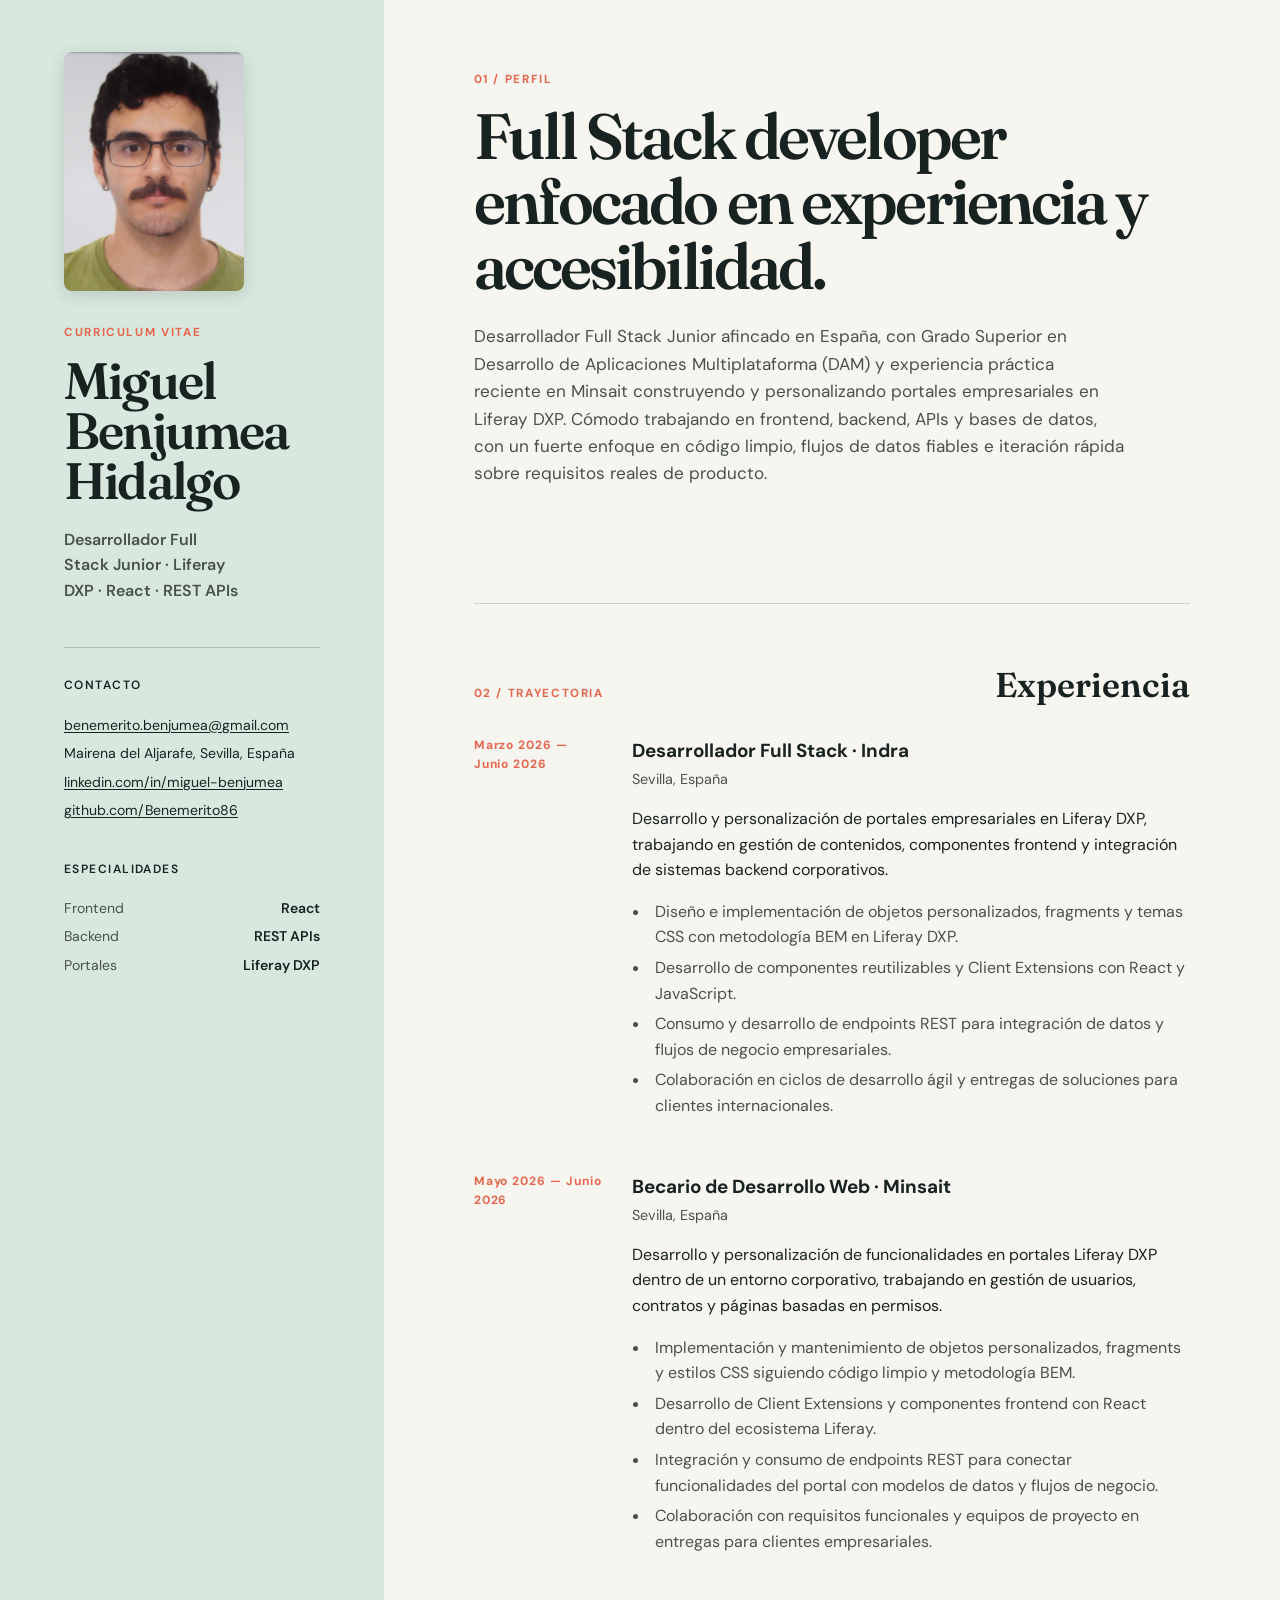
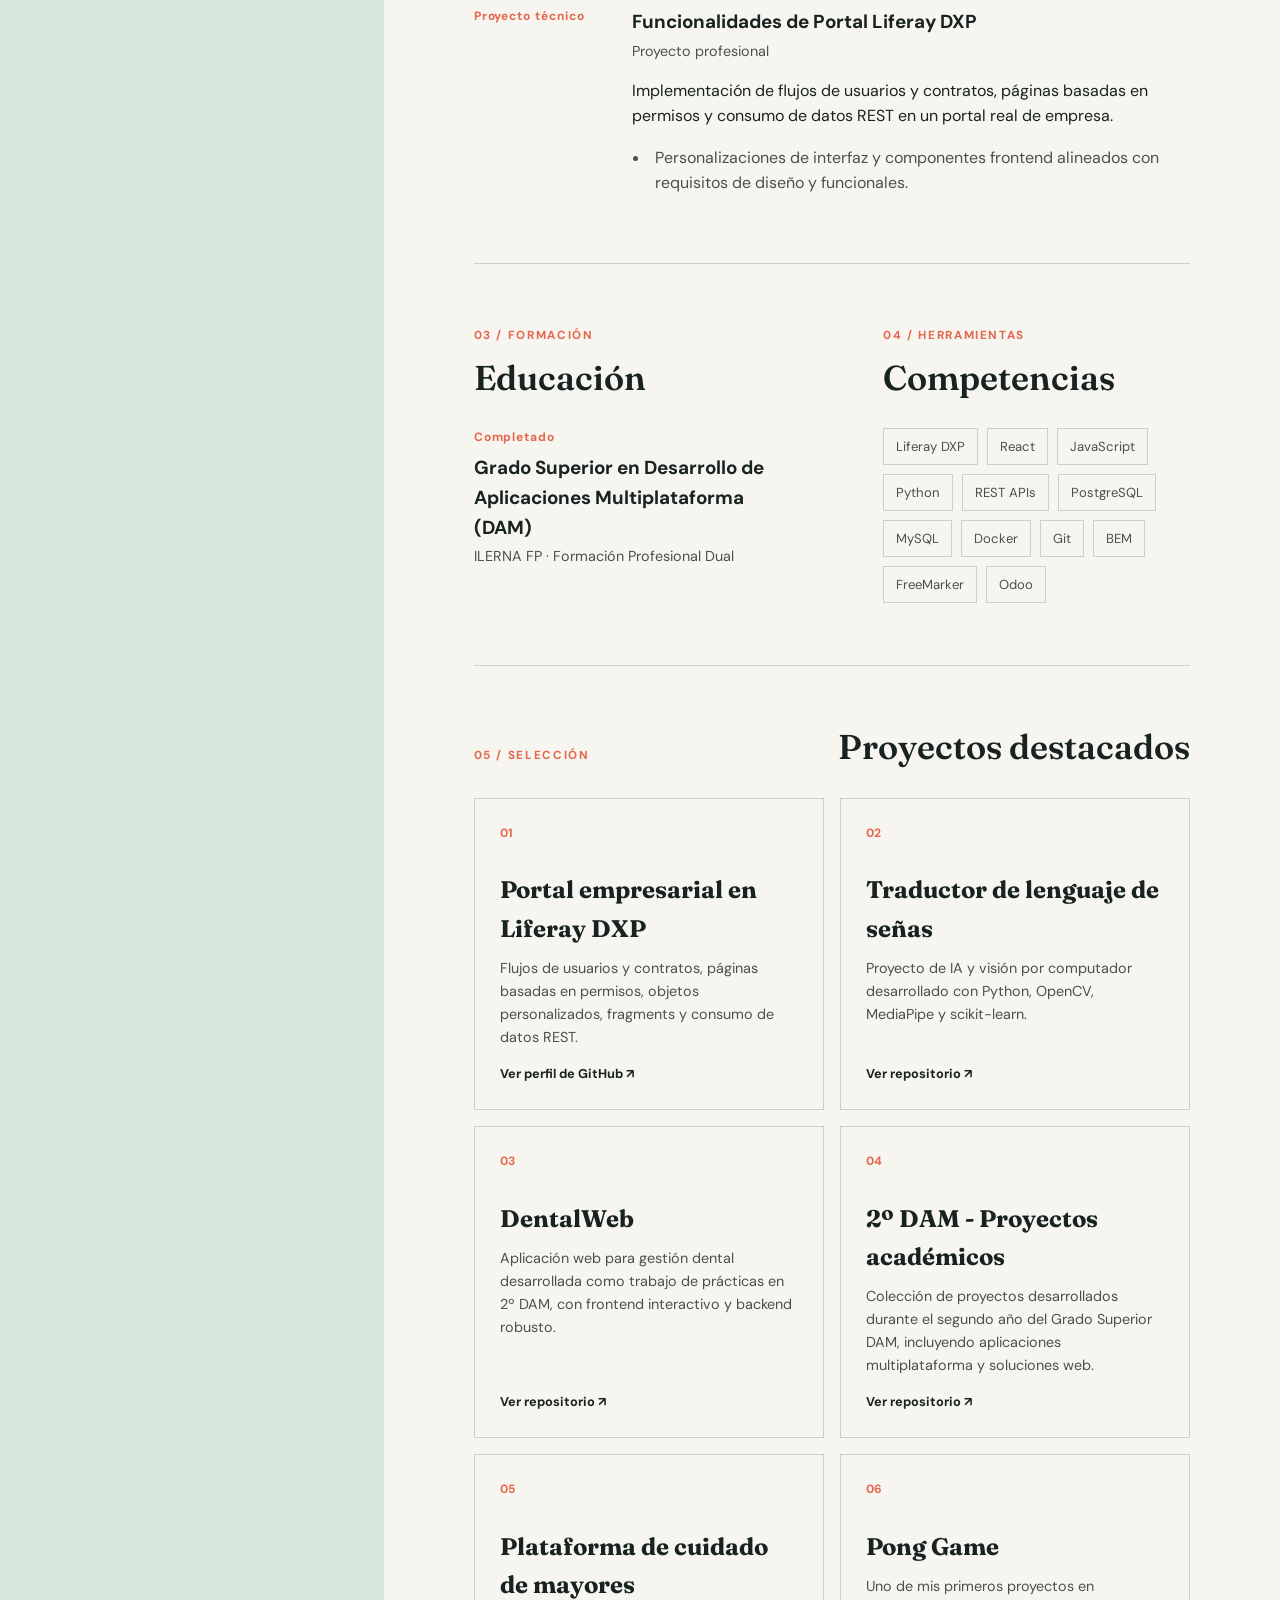
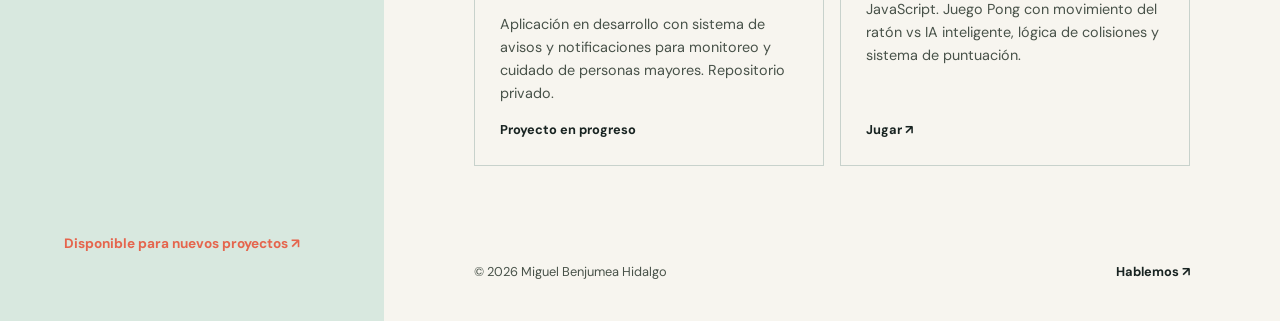
<file: index.html>
<!doctype html>
<html lang="es">
  <head>
    <meta charset="utf-8" />
    <meta name="viewport" content="width=device-width, initial-scale=1" />
    <meta name="description" content="Curriculum vitae de Miguel Benjumea Hidalgo" />
    <title>Miguel Benjumea Hidalgo | Curriculum</title>
    <link rel="preconnect" href="https://fonts.googleapis.com" />
    <link rel="preconnect" href="https://fonts.gstatic.com" crossorigin />
    <link href="https://fonts.googleapis.com/css2?family=DM+Sans:wght@400;500;600;700&family=Fraunces:opsz,wght@9..144,600&display=swap" rel="stylesheet" />
    <link rel="stylesheet" href="styles.css" />
  </head>
  <body>
    <main class="page-shell">
      <aside class="sidebar">
        <img src="fotocv.jpg" alt="Miguel Benjumea Hidalgo" class="profile-photo" />
        <p class="eyebrow">Curriculum vitae</p>
        <h1>Miguel<br />Benjumea<br />Hidalgo</h1>
        <p class="role">Desarrollador Full Stack Junior · Liferay DXP · React · REST APIs</p>
        <div class="sidebar-rule"></div>
        <section class="contact" aria-labelledby="contact-heading">
          <h2 id="contact-heading">Contacto</h2>
          <a href="mailto:benemerito.benjumea@gmail.com" aria-label="Enviar email a benemerito.benjumea@gmail.com">benemerito.benjumea@gmail.com</a>
          <address style="font-style: normal; margin: 0;">Mairena del Aljarafe, Sevilla, España</address>
          <a href="https://www.linkedin.com/in/miguel-benjumea-hidalgo-316724351/" rel="noreferrer" aria-label="Perfil en LinkedIn de Miguel Benjumea">linkedin.com/in/miguel-benjumea</a>
          <a href="https://github.com/Benemerito86" rel="noreferrer" aria-label="Perfil en GitHub de Benemerito86">github.com/Benemerito86</a>
        </section>
        <section class="sidebar-section" aria-labelledby="focus-heading">
          <h2 id="focus-heading">Especialidades</h2>
          <div class="skill-line"><span>Frontend</span><strong>React</strong></div>
          <div class="skill-line"><span>Backend</span><strong>REST APIs</strong></div>
          <div class="skill-line"><span>Portales</span><strong>Liferay DXP</strong></div>
        </section>
        <p class="availability">Disponible para nuevos proyectos <span aria-hidden="true">↗</span></p>
      </aside>

      <div class="content">
        <section class="intro" aria-labelledby="profile-heading">
          <p class="section-kicker">01 / Perfil</p>
          <h2 id="profile-heading">Full Stack developer enfocado en experiencia y accesibilidad.</h2>
          <p class="lead">Desarrollador Full Stack Junior afincado en España, con Grado Superior en Desarrollo de Aplicaciones Multiplataforma (DAM) y experiencia práctica reciente en Minsait construyendo y personalizando portales empresariales en Liferay DXP. Cómodo trabajando en frontend, backend, APIs y bases de datos, con un fuerte enfoque en código limpio, flujos de datos fiables e iteración rápida sobre requisitos reales de producto.</p>
        </section>

        <section class="section-block" aria-labelledby="experience-heading">
          <div class="section-heading">
            <p class="section-kicker">02 / Trayectoria</p>
            <h2 id="experience-heading">Experiencia</h2>
          </div>
          <div class="timeline">
            <article class="timeline-item">
              <p class="date">Marzo 2026 — Junio 2026</p>
              <div>
                <h3>Desarrollador Full Stack · Indra</h3>
                <p class="muted">Sevilla, España</p>
                <p>Desarrollo y personalización de portales empresariales en Liferay DXP, trabajando en gestión de contenidos, componentes frontend y integración de sistemas backend corporativos.</p>
                <ul><li>Diseño e implementación de objetos personalizados, fragments y temas CSS con metodología BEM en Liferay DXP.</li><li>Desarrollo de componentes reutilizables y Client Extensions con React y JavaScript.</li><li>Consumo y desarrollo de endpoints REST para integración de datos y flujos de negocio empresariales.</li><li>Colaboración en ciclos de desarrollo ágil y entregas de soluciones para clientes internacionales.</li></ul>
              </div>
            </article>
            <article class="timeline-item">
              <p class="date">Mayo 2026 — Junio 2026</p>
              <div>
                <h3>Becario de Desarrollo Web · Minsait</h3>
                <p class="muted">Sevilla, España</p>
                <p>Desarrollo y personalización de funcionalidades en portales Liferay DXP dentro de un entorno corporativo, trabajando en gestión de usuarios, contratos y páginas basadas en permisos.</p>
                <ul><li>Implementación y mantenimiento de objetos personalizados, fragments y estilos CSS siguiendo código limpio y metodología BEM.</li><li>Desarrollo de Client Extensions y componentes frontend con React dentro del ecosistema Liferay.</li><li>Integración y consumo de endpoints REST para conectar funcionalidades del portal con modelos de datos y flujos de negocio.</li><li>Colaboración con requisitos funcionales y equipos de proyecto en entregas para clientes empresariales.</li></ul>
              </div>
            </article>
            <article class="timeline-item">
              <p class="date">Proyecto técnico</p>
              <div>
                <h3>Funcionalidades de Portal Liferay DXP</h3>
                <p class="muted">Proyecto profesional</p>
                <p>Implementación de flujos de usuarios y contratos, páginas basadas en permisos y consumo de datos REST en un portal real de empresa.</p>
                <ul><li>Personalizaciones de interfaz y componentes frontend alineados con requisitos de diseño y funcionales.</li></ul>
              </div>
            </article>
          </div>
        </section>

        <section class="section-block split" aria-label="Formación y competencias">
          <div>
            <p class="section-kicker">03 / Formación</p>
            <h2>Educación</h2>
            <article class="education-item"><p class="date">Completado</p><h3>Grado Superior en Desarrollo de Aplicaciones Multiplataforma (DAM)</h3><p class="muted">ILERNA FP · Formación Profesional Dual</p></article>
          </div>
          <div>
            <p class="section-kicker">04 / Herramientas</p>
            <h2>Competencias</h2>
            <div class="tag-list" aria-label="Lista de competencias"><span>Liferay DXP</span><span>React</span><span>JavaScript</span><span>Python</span><span>REST APIs</span><span>PostgreSQL</span><span>MySQL</span><span>Docker</span><span>Git</span><span>BEM</span><span>FreeMarker</span><span>Odoo</span></div>
          </div>
        </section>

        <section class="section-block projects" aria-labelledby="projects-heading">
          <div class="section-heading"><p class="section-kicker">05 / Selección</p><h2 id="projects-heading">Proyectos destacados</h2></div>
          <div class="project-grid">
            <a class="project-card" href="https://github.com/Benemerito86" rel="noreferrer"><span class="project-number">01</span><h3>Portal empresarial en Liferay DXP</h3><p>Flujos de usuarios y contratos, páginas basadas en permisos, objetos personalizados, fragments y consumo de datos REST.</p><span class="project-link">Ver perfil de GitHub ↗</span></a>
            <a class="project-card" href="https://github.com/Benemerito86/TFG" rel="noreferrer"><span class="project-number">02</span><h3>Traductor de lenguaje de señas</h3><p>Proyecto de IA y visión por computador desarrollado con Python, OpenCV, MediaPipe y scikit-learn.</p><span class="project-link">Ver repositorio ↗</span></a>
            <a class="project-card" href="https://github.com/Benemerito86/DentalWeb/tree/main" rel="noreferrer"><span class="project-number">03</span><h3>DentalWeb</h3><p>Aplicación web para gestión dental desarrollada como trabajo de prácticas en 2º DAM, con frontend interactivo y backend robusto.</p><span class="project-link">Ver repositorio ↗</span></a>
            <a class="project-card" href="https://github.com/Benemerito86/2doDAM" rel="noreferrer"><span class="project-number">04</span><h3>2º DAM - Proyectos académicos</h3><p>Colección de proyectos desarrollados durante el segundo año del Grado Superior DAM, incluyendo aplicaciones multiplataforma y soluciones web.</p><span class="project-link">Ver repositorio ↗</span></a>
            <div class="project-card"><span class="project-number">05</span><h3>Plataforma de cuidado de mayores</h3><p>Aplicación en desarrollo con sistema de avisos y notificaciones para monitoreo y cuidado de personas mayores. Repositorio privado.</p><span class="project-link">Proyecto en progreso</span></div>
            <a class="project-card" href="pong.html"><span class="project-number">06</span><h3>Pong Game</h3><p>Uno de mis primeros proyectos en JavaScript. Juego Pong con movimiento del ratón vs IA inteligente, lógica de colisiones y sistema de puntuación.</p><span class="project-link">Jugar ↗</span></a>
          </div>
        </section>
        <footer><span>© 2026 Miguel Benjumea Hidalgo</span><a href="mailto:benemerito.benjumea@gmail.com">Hablemos <span aria-hidden="true">↗</span></a></footer>
      </div>
    </main>
  </body>
</html>
</file>
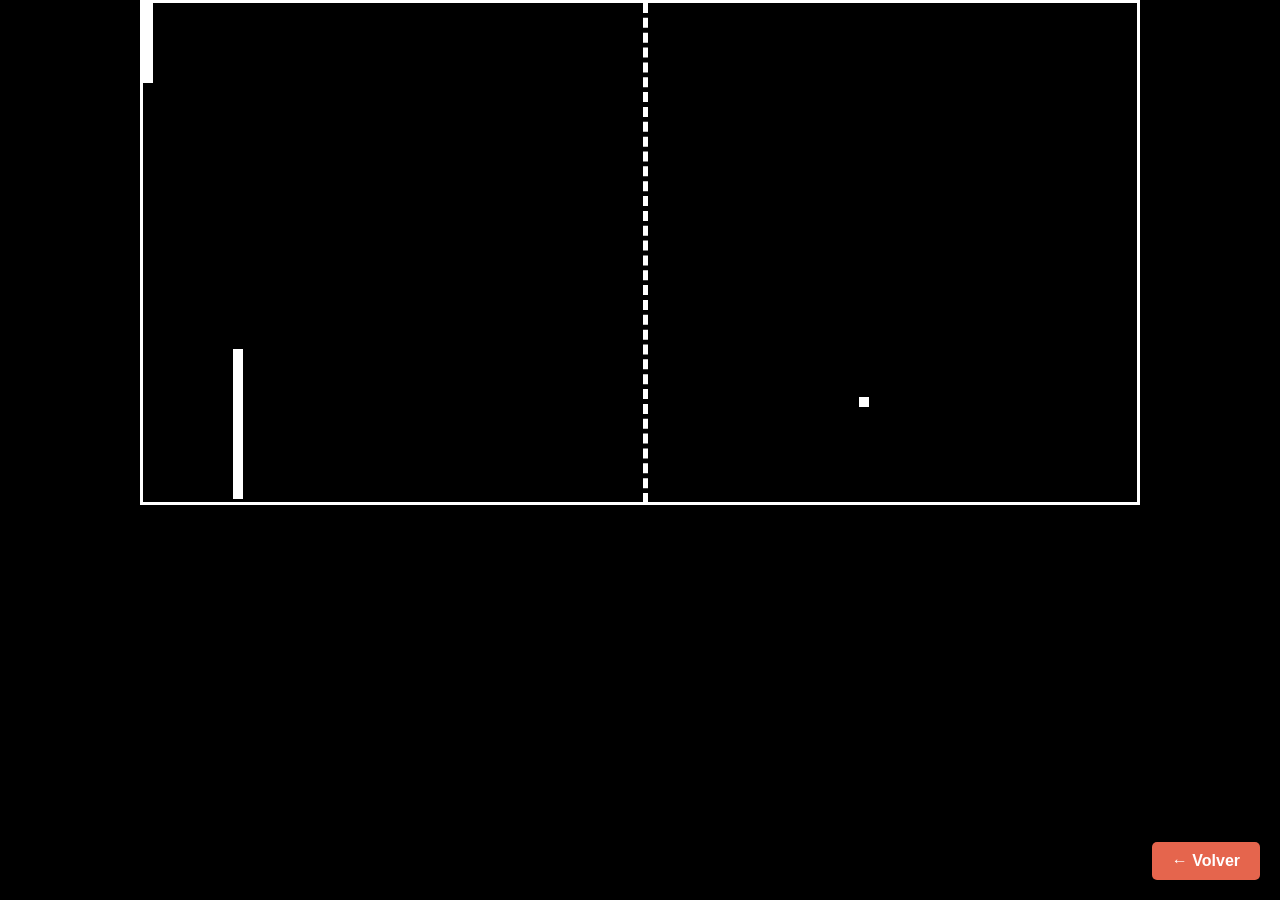
<file: pong.html>
<!DOCTYPE html>
<html>
    <head>
        <title>PortfolioBenjumea - PongjS</title>
        <style>
body{
                background-color: #000000;
            }
     
      #global{
                display: flex; justify-content: center;
        
       #miDiv{
                    border-color: white;
                   
border-style: solid;
                    width: 1000px;
                    height:
505px;
                    background-color: rgb(0, 0, 0);
                   
position: relative;
                }
                #miDivMid{
               
    height: 500px;
                    width: 505px;
                   
border-color: white;
                    border-width: 5px;
                   
border-style: none dashed none none;
                    position: absolute;
    
    
           }
                #miDiv2{
                    width: 1000px;
      
             height: 500px;
                    position: relative;
           
    }
                #pj {
                    width: 10px;
                  
 height: 80px;
                    background-color: rgb(255, 255, 255);
      
             position: absolute;
                    top: 0;
                  
 left: 0;
                }
                #pj2 {
                    width:
10px;
                    height: 150px;
                    background-color:
rgb(255, 255, 255);
                    position: absolute;
                   
top: 0;
                    left: 0;
                    transition: all 1s
ease-in-out;
                }
                #bola{
                    width:
10px;
                    height: 10px;
                    background-color: white;

                   position: absolute;
                }
    
               
#coordenadas{
                    position: absolute;
                    top:
10px;
                    left: 10px;
                    background-color:
white;
                }
                #puntuacion1{
                    top: 20px;

                   text-align: center;
                    left: 0px;
         
          width: 500px;
                    position: absolute;
               
    font-family: Impact, Haettenschweiler, 'Arial Narrow Bold', sans-serif;
   
                color: white;
                    font-weight: bold; 
         
          font-size: 75px;            
    
    
                }
            
   #puntuacion2{
                    top: 20px;
                    text-align:
center;
                    left: 500px;
                    width: 500px;     
          
                    position: absolute;
                   
font-family: Impact, Haettenschweiler, 'Arial Narrow Bold', sans-serif;
                
   color: white;
                    font-weight: bold;
                   
font-size: 75px;
                                
                }
            }
 
          *{
                margin: 0;
                padding: 0;
           
    box-sizing: border-box;
                font-family: "poppins",
sans-serif;
            }
            a.back-link {
                position: fixed;
                bottom: 20px;
                right: 20px;
                color: white;
                background: #e5654d;
                padding: 10px 20px;
                text-decoration: none;
                border-radius: 5px;
                z-index: 1000;
                font-weight: bold;
            }
            a.back-link:hover {
                background: #d4523e;
            }
        </style>
    </head>
    <body>
        <div id="global">
            <div id="miDiv">
                <div id="pj"></div>
        
       <div id="pj2"></div>
                <div id="bola"></div>
             
  <div id="puntuacion1"></div>
                <div id="puntuacion2"></div>
   
            
    
                <div id="miDivMid"></div>
               
<div id="miDiv2"></div>
                <p id="coordenadas"></p>
           
</div>
        </div>
        <a href="javascript:history.back()" class="back-link">← Volver</a>

        <script>
const miDiv2 = document.getElementById('miDiv2');
const coordenadas = document.getElementById('coordenadas');
const puntaje1 = document.getElementById('puntuacion1');
const puntaje2 = document.getElementById('puntuacion2');

const bloque = document.getElementById("pj");
const bloque2 = document.getElementById("pj2");

// OTRO EVENTO
miDiv2.addEventListener('mousemove', function(event) {
    const x = event.offsetX;
    const y = event.offsetY;

    bloque.style.left = 900 + "px";
    const maxY = contenedor.clientHeight - bloque.clientHeight;
    if (y <= 0) {
        bloque.style.top = 0 + "px";
    } else if (y >= maxY) {
        bloque.style.top = maxY + "px";
    } else {
        bloque.style.top = y + "px";
    }
});
const pj2 = document.getElementById("pj2");
const contenedor = document.getElementById("miDiv");
pj2.style.left = 90 + "px";
function moverAleatoriamente() {
    const maxY = contenedor.clientHeight - pj2.clientHeight;

    const newY = Math.floor(Math.random() * maxY);
    const duracion = Math.random()+1;

    pj2.style.transition = `all ${duracion}s ease-in-out`;
    pj2.style.top = `${newY}px`;

    setTimeout(moverAleatoriamente, duracion * 1000);
}

moverAleatoriamente();

const bola = document.getElementById("bola");
bola.style.left = `500px`;
bola.style.top = `250px`;
let puntuacion1 = 0
let puntuacion2 = 0
let velocidadX = 2.5;
let velocidadY = 1.5;

function moverBola() {
    let posX = bola.offsetLeft;
    let posY = bola.offsetTop;

    let nuevaX = posX + velocidadX;
    let nuevaY = posY + velocidadY;

    const maxX = contenedor.clientWidth - bola.clientWidth;
    const maxY = contenedor.clientHeight - bola.clientHeight;

    if (nuevaY <= 0 || nuevaY >= maxY) {
        velocidadY *= -1;
    }

    if (nuevaX <= pj2.offsetLeft + pj2.offsetWidth && 
        nuevaY + bola.offsetHeight >= pj2.offsetTop && 
        nuevaY <= pj2.offsetTop + pj2.offsetHeight) {
        velocidadX *= -1.1;
        nuevaX = pj2.offsetLeft + pj2.offsetWidth;
    }

    if (nuevaX + bola.offsetWidth >= bloque.offsetLeft &&
        nuevaY + bola.offsetHeight >= bloque.offsetTop &&
        nuevaY <= bloque.offsetTop + bloque.offsetHeight) {
        velocidadX *= -1.1;
        nuevaX = bloque.offsetLeft - bola.offsetWidth;
    }

    if (nuevaX <= 90 || nuevaX >= maxX-90) { 
        if(nuevaX >= maxX-90){
            puntuacion1 += 1;
            puntaje1.textContent = `${puntuacion1}`;
        }
        if(nuevaX <= 90){
            puntuacion2 += 1;
            puntaje2.textContent = `${puntuacion2}`;
        }
        bola.style.left = `500px`;
        bola.style.top = `250px`;
        velocidadX = 4;
    }else{
        bola.style.left = `${nuevaX}px`;
        bola.style.top = `${nuevaY}px`;
    }    

    requestAnimationFrame(moverBola);
}

moverBola();
        </script>
    </body>
</html>
</file>
<file: styles.css>
:root { --ink: #182321; --muted: #485249; --paper: #f7f5ef; --panel: #d8e8df; --accent: #e5654d; --line: #c8d2cc; --serif: "Fraunces", Georgia, serif; --sans: "DM Sans", -apple-system, BlinkMacSystemFont, "Segoe UI", sans-serif; }
* { box-sizing: border-box; }
html { scroll-behavior: smooth; font-size: 16px; }
body { margin: 0; color: var(--ink); background: var(--paper); font-family: var(--sans); line-height: 1.6; }
a { color: inherit; text-decoration-skip-ink: auto; }
a:focus-visible { outline: 2px solid var(--accent); outline-offset: 2px; }
button:focus-visible { outline: 2px solid var(--accent); outline-offset: 2px; }
.page-shell { display: grid; grid-template-columns: minmax(280px, 30%) 1fr; min-height: 100vh; gap: 0; }
.sidebar { display: flex; flex-direction: column; padding: 52px clamp(24px, 5vw, 76px); background: var(--panel); }
.profile-photo { width: 100%; max-width: 180px; margin-bottom: 32px; border-radius: 8px; object-fit: contain; box-shadow: 0 4px 16px rgba(24, 35, 33, 0.15); display: block; }
.monogram { display: grid; width: 58px; height: 58px; margin-bottom: 54px; place-items: center; color: var(--paper); background: var(--ink); font-weight: 700; letter-spacing: .08em; }
.eyebrow, .section-kicker { margin: 0 0 14px; color: var(--accent); font-size: .73rem; font-weight: 700; letter-spacing: .14em; text-transform: uppercase; }
h1, h2, h3, p { margin-top: 0; }
h1, h2 { font-family: var(--serif); font-weight: 600; }
h1 { margin-bottom: 20px; font-size: clamp(2.3rem, 4vw, 4.1rem); line-height: .98; letter-spacing: -.035em; }
.role { max-width: 180px; margin-bottom: 0; color: var(--muted); font-weight: 600; }
.sidebar-rule { width: 100%; height: 1px; margin: 44px 0 28px; background: rgba(24, 35, 33, .2); }
.sidebar h2 { margin-bottom: 12px; font-family: var(--sans); font-size: .75rem; letter-spacing: .12em; text-transform: uppercase; }
.contact, .sidebar-section { display: grid; gap: 6px; margin-bottom: 38px; font-size: .88rem; }
.contact a { text-decoration: underline; text-decoration-thickness: 1px; text-underline-offset: 2px; overflow-wrap: anywhere; }
.contact a:hover { color: var(--accent); text-decoration-thickness: 2px; }
footer a { text-decoration: underline; text-decoration-thickness: 1px; text-underline-offset: 2px; }
footer a:hover { color: var(--accent); text-decoration-thickness: 2px; }
.skill-line { display: flex; justify-content: space-between; gap: 12px; color: var(--muted); }
.skill-line strong { color: var(--ink); font-weight: 600; }
.availability { margin-top: auto; color: var(--accent); font-size: .85rem; font-weight: 700; }
.content { max-width: 1100px; padding: 70px clamp(30px, 7vw, 110px) 38px; }
.intro { max-width: 780px; padding-bottom: 98px; }
.intro h2 { max-width: 680px; margin-bottom: 25px; font-size: clamp(2.4rem, 5vw, 5.4rem); line-height: 1.02; letter-spacing: -.045em; }
.lead { max-width: 650px; color: var(--muted); font-size: 1.07rem; }
.section-block { padding: 62px 0; border-top: 1px solid var(--line); }
.section-block h2 { margin-bottom: 32px; font-size: 2.15rem; line-height: 1.1; }
.section-heading { display: flex; align-items: baseline; justify-content: space-between; gap: 30px; }
.section-heading .section-kicker { flex: 0 0 auto; }
.timeline { display: grid; gap: 48px; }
.timeline-item { display: grid; grid-template-columns: 130px 1fr; gap: 28px; }
.date { margin-bottom: 10px; color: var(--accent); font-size: .75rem; font-weight: 700; letter-spacing: .08em; }
.timeline-item h3, .education-item h3 { margin-bottom: 2px; font-size: 1.18rem; }
.muted { margin-bottom: 15px; color: var(--muted); font-size: .9rem; }
.timeline-item ul { margin: 16px 0 0; padding-left: 18px; color: var(--muted); }
.timeline-item li { padding-left: 5px; margin-bottom: 5px; }
.split { display: grid; grid-template-columns: 1fr 1fr; gap: clamp(40px, 8vw, 120px); }
.education-item + .education-item { margin-top: 29px; }
.education-item .date { margin-bottom: 5px; }
.education-item .muted { margin-bottom: 0; }
.tag-list { display: flex; flex-wrap: wrap; gap: 9px; }
.tag-list span { padding: 7px 12px; border: 1px solid var(--line); color: var(--muted); font-size: .82rem; }
.project-grid { display: grid; grid-template-columns: repeat(2, 1fr); gap: 16px; }
.project-card { display: flex; min-height: 250px; flex-direction: column; padding: 25px; border: 1px solid var(--line); text-decoration: none; transition: transform .2s ease, background .2s ease, box-shadow .2s ease; }
.project-card:hover { background: var(--panel); transform: translateY(-4px); box-shadow: 0 8px 24px rgba(24, 35, 33, 0.12); }
.project-card:focus-visible { outline: 2px solid var(--accent); outline-offset: -1px; }
.project-number { color: var(--accent); font-size: .75rem; font-weight: 700; }
.project-card h3 { margin: 28px 0 9px; font-family: var(--serif); font-size: 1.5rem; }
.project-card p { color: var(--muted); font-size: .9rem; }
.project-link { margin-top: auto; font-size: .8rem; font-weight: 700; }
footer { display: flex; justify-content: space-between; gap: 18px; padding-top: 34px; color: var(--muted); font-size: .8rem; }
footer a { color: var(--ink); font-weight: 700; text-decoration: none; }
@media (max-width: 1024px) {
  .page-shell { grid-template-columns: minmax(250px, 28%) 1fr; }
  .project-grid { grid-template-columns: 1fr; }
}
@media (max-width: 768px) {
  html { font-size: 15px; }
  .page-shell { display: block; }
  .sidebar { min-height: auto; padding: 40px 24px 32px; }
  .profile-photo { max-width: 150px; }
  .monogram { margin-bottom: 35px; }
  .sidebar-rule { margin: 32px 0 24px; }
  .contact, .sidebar-section { margin-bottom: 24px; }
  .availability { margin-top: 10px; }
  .content { padding: 48px 24px 28px; }
  h1 { font-size: 2rem; }
  .intro { padding-bottom: 56px; }
  .intro h2 { font-size: 2rem; }
  .section-block { padding: 44px 0; }
  .section-block h2 { font-size: 1.75rem; }
  .section-heading { display: block; }
  .timeline-item { grid-template-columns: 1fr; gap: 0; }
  .timeline-item .date { margin-bottom: 8px; }
  .split, .project-grid { grid-template-columns: 1fr; gap: 40px; }
  footer { align-items: flex-start; flex-direction: column; gap: 12px; }
}
@media (max-width: 480px) {
  html { font-size: 14px; }
  .sidebar { padding: 28px 16px 24px; }
  .profile-photo { max-width: 120px; margin-bottom: 24px; }
  .content { padding: 32px 16px 20px; }
  h1 { font-size: 1.5rem; margin-bottom: 14px; }
  .intro h2 { font-size: 1.3rem; margin-bottom: 18px; }
  .section-block { padding: 32px 0; }
  .section-block h2 { font-size: 1.3rem; margin-bottom: 20px; }
  .section-heading { gap: 12px; }
  .lead { font-size: 0.95rem; }
  .project-card { min-height: 200px; padding: 18px; }
  .project-card h3 { margin: 18px 0 8px; font-size: 1.2rem; }
  footer { font-size: 0.75rem; }
}
@media print {
  body { background: white; }
  .page-shell { display: block; }
  .sidebar { padding: 25px; }
  .content { padding: 35px 25px; }
  .intro { padding-bottom: 35px; }
  .section-block { padding: 30px 0; }
  .project-card { break-inside: avoid; }
  a { text-decoration: none; }
}
</file>
